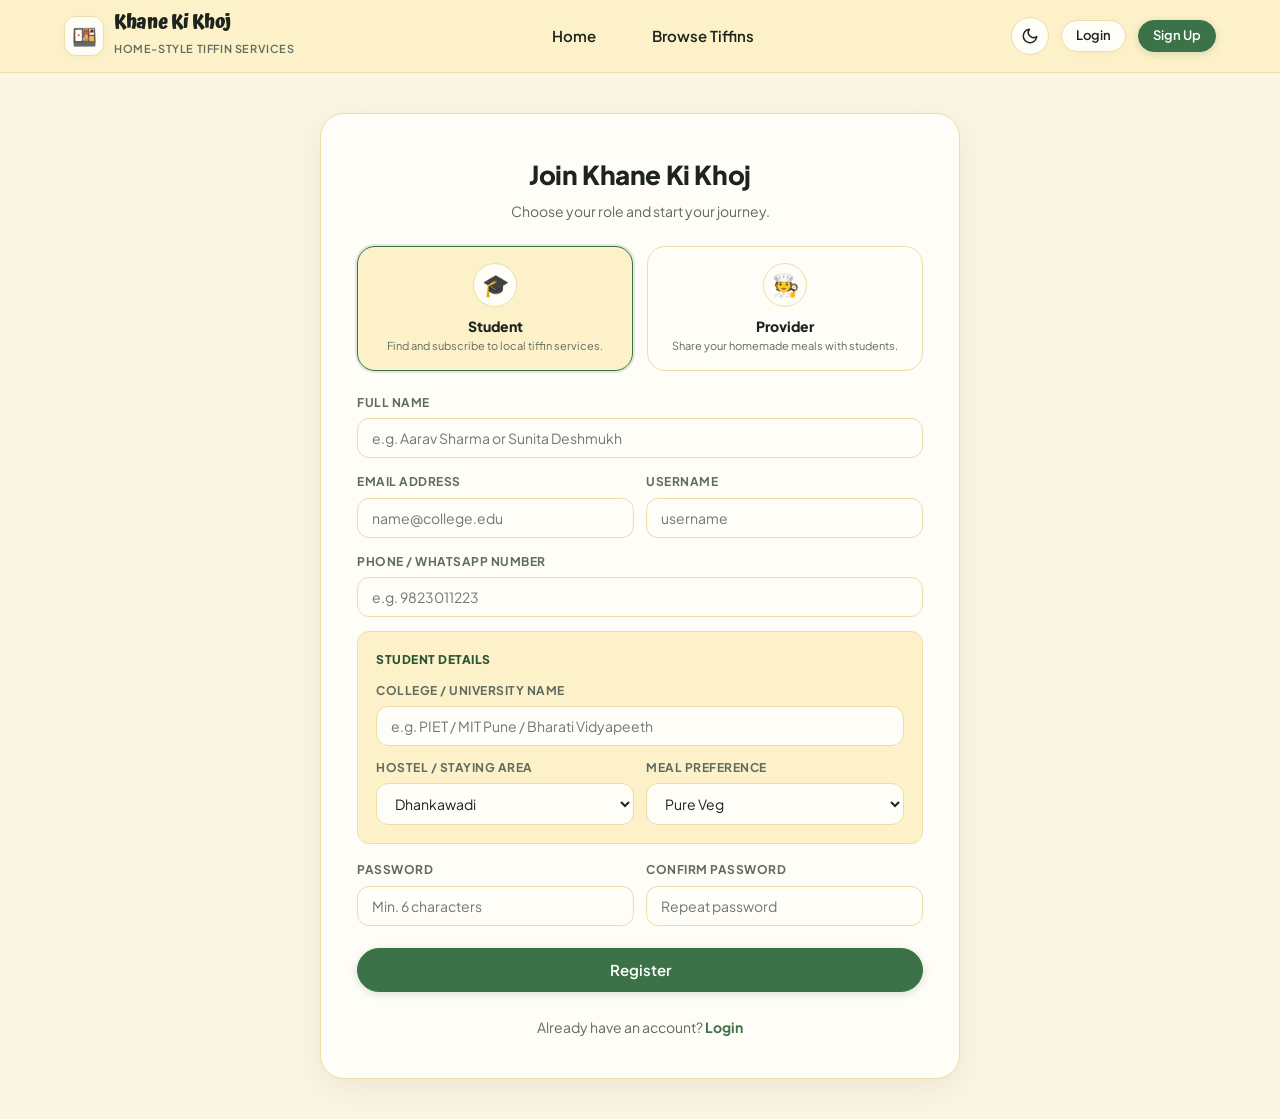
<file: frontend/register.html>
<!DOCTYPE html>
<html lang="en">
<head>
  <meta charset="UTF-8">
  <meta name="viewport" content="width=device-width, initial-scale=1.0">
  <title>Sign Up | Khane Ki Khoj</title>
  <script src="js/theme.js"></script>
    <link rel="stylesheet" href="css/style.css">
  <link rel="stylesheet" href="css/dashboard.css">
  <link rel="stylesheet" href="css/responsive.css">
  <style>
    .reg-card {
      width: 100%;
      max-width: 640px;
      background: var(--bg-surface);
      border: 1px solid var(--border-warm);
      border-radius: var(--radius-lg);
      padding: 40px 36px;
      box-shadow: var(--shadow-lg);
    }
  </style>
</head>
<body>

  <!-- Navigation Bar -->
  <header class="navbar">
    <div class="container nav-container">
      <a href="index.html" class="brand">
        <div class="brand-icon-box">🍱</div>
        <div class="brand-text">
          <h1>Khane Ki Khoj</h1>
          <span>Home-Style Tiffin Services</span>
        </div>
      </a>
      <ul class="nav-links">
        <li><a href="index.html">Home</a></li>
        <li><a href="student-dashboard.html">Browse Tiffins</a></li>
      </ul>
      <div class="nav-actions" id="nav-actions">
        <a href="login.html" class="btn btn-secondary btn-sm">Login</a>
      </div>
    </div>
  </header>

  <!-- Register Main -->
  <main class="auth-page-wrapper">
    <div class="reg-card">
      <div class="auth-header" style="text-align: center; margin-bottom: 24px;">
        <h2>Join Khane Ki Khoj</h2>
        <p>Choose your role and start your journey.</p>
      </div>

      <!-- Role Selection Cards from Figma Reference -->
      <div class="role-cards-container">
        <!-- Student Option -->
        <label class="role-card-option selected" id="label-student">
          <input type="radio" name="role" id="role-student" value="student" checked>
          <div class="role-card-avatar">🎓</div>
          <div class="role-card-title">Student</div>
          <div class="role-card-desc">Find and subscribe to local tiffin services.</div>
        </label>

        <!-- Provider Option -->
        <label class="role-card-option" id="label-provider">
          <input type="radio" name="role" id="role-provider" value="provider">
          <div class="role-card-avatar">🧑‍🍳</div>
          <div class="role-card-title">Provider</div>
          <div class="role-card-desc">Share your homemade meals with students.</div>
        </label>
      </div>

      <div id="register-error-alert" class="toast toast-error" style="display:none; position:static; animation:none; min-width:auto; margin-bottom:18px;"></div>

      <form id="register-form">
        <div class="filter-group" style="margin-bottom: 14px;">
          <label for="reg-name">Full Name</label>
          <input type="text" id="reg-name" class="form-control" placeholder="e.g. Aarav Sharma or Sunita Deshmukh" required>
        </div>

        <div style="display: grid; grid-template-columns: 1fr 1fr; gap: 12px; margin-bottom: 14px;">
          <div class="filter-group">
            <label for="reg-email">Email Address</label>
            <input type="email" id="reg-email" class="form-control" placeholder="name@college.edu" required>
          </div>
          <div class="filter-group">
            <label for="reg-username">Username</label>
            <input type="text" id="reg-username" class="form-control" placeholder="username" required>
          </div>
        </div>

        <div class="filter-group" style="margin-bottom: 14px;">
          <label for="reg-phone">Phone / WhatsApp Number</label>
          <input type="tel" id="reg-phone" class="form-control" placeholder="e.g. 9823011223" required>
        </div>

        <!-- Dynamic Student Fields -->
        <div id="student-fields" style="background: var(--bg-subtle); padding: 18px; border-radius: var(--radius-sm); border: 1px solid var(--border-warm); margin-bottom: 16px;">
          <h4 style="font-size: 12px; color: var(--accent-green-dark); text-transform: uppercase; letter-spacing: 0.5px; font-weight: 800; margin-bottom: 12px;">Student Details</h4>
          <div class="filter-group" style="margin-bottom: 12px;">
            <label for="reg-college">College / University Name</label>
            <input type="text" id="reg-college" class="form-control" placeholder="e.g. PIET / MIT Pune / Bharati Vidyapeeth">
          </div>
          <div style="display: grid; grid-template-columns: 1fr 1fr; gap: 12px;">
            <div class="filter-group">
              <label for="reg-area">Hostel / Staying Area</label>
              <select id="reg-area" class="form-control">
                <option value="Dhankawadi">Dhankawadi</option>
                <option value="Sarita Vihar">Sarita Vihar</option>
                <option value="Katraj">Katraj</option>
                <option value="Bibwewadi">Bibwewadi</option>
                <option value="Other Area, Pune">Other Area, Pune</option>
              </select>
            </div>
            <div class="filter-group">
              <label for="reg-preference">Meal Preference</label>
              <select id="reg-preference" class="form-control">
                <option value="veg">Pure Veg</option>
                <option value="both">Veg & Non-Veg</option>
                <option value="jain">Jain Available</option>
              </select>
            </div>
          </div>
        </div>

        <!-- Dynamic Provider Fields -->
        <div id="provider-fields" style="display: none; background: var(--bg-subtle); padding: 18px; border-radius: var(--radius-sm); border: 1px solid var(--border-warm); margin-bottom: 16px;">
          <h4 style="font-size: 12px; color: #9A3412; text-transform: uppercase; letter-spacing: 0.5px; font-weight: 800; margin-bottom: 12px;">Tiffin Service Details</h4>
          <div class="filter-group" style="margin-bottom: 12px;">
            <label for="reg-service-name">Service / Mess Name</label>
            <input type="text" id="reg-service-name" class="form-control" placeholder="e.g. Annapurna Tiffin Services">
          </div>
          <div style="display: grid; grid-template-columns: 1fr 1fr; gap: 12px; margin-bottom: 12px;">
            <div class="filter-group">
              <label for="reg-provider-area">Operating Area (Pune)</label>
              <input type="text" id="reg-provider-area" class="form-control" placeholder="e.g. Dhankawadi, Pune">
            </div>
            <div class="filter-group">
              <label for="reg-food-type">Food Type</label>
              <select id="reg-food-type" class="form-control">
                <option value="Pure Veg">Pure Veg</option>
                <option value="Veg & Non-Veg">Veg & Non-Veg</option>
                <option value="Jain Available">Jain Available</option>
              </select>
            </div>
          </div>
          <div style="display: grid; grid-template-columns: 1fr 1fr; gap: 12px;">
            <div class="filter-group">
              <label for="reg-meal-price">Single Meal (₹)</label>
              <input type="number" id="reg-meal-price" class="form-control" value="80" min="40" max="250">
            </div>
            <div class="filter-group">
              <label for="reg-monthly-price">Monthly Plan (₹)</label>
              <input type="number" id="reg-monthly-price" class="form-control" value="2400" min="1000" max="6000">
            </div>
          </div>
        </div>

        <div style="display: grid; grid-template-columns: 1fr 1fr; gap: 12px; margin-bottom: 22px;">
          <div class="filter-group">
            <label for="reg-password">Password</label>
            <input type="password" id="reg-password" class="form-control" placeholder="Min. 6 characters" required>
          </div>
          <div class="filter-group">
            <label for="reg-confirm-password">Confirm Password</label>
            <input type="password" id="reg-confirm-password" class="form-control" placeholder="Repeat password" required>
          </div>
        </div>

        <button type="submit" class="btn btn-primary" style="width: 100%; padding: 12px; font-size: 15px;">
          Register
        </button>
      </form>

      <div style="text-align: center; margin-top: 24px; font-size: 14px; color: var(--text-muted);">
        Already have an account? <a href="login.html" style="font-weight: 700; color: var(--accent-green);">Login</a>
      </div>
    </div>
  </main>

  <script src="js/api.js"></script>
  <script src="js/auth.js"></script>
  <script>
    // Role selection highlight toggle
    const rStudent = document.getElementById("role-student");
    const rProvider = document.getElementById("role-provider");
    const lblStudent = document.getElementById("label-student");
    const lblProvider = document.getElementById("label-provider");

    function syncRoleUI() {
      if (rStudent.checked) {
        lblStudent.classList.add("selected");
        lblProvider.classList.remove("selected");
      } else {
        lblProvider.classList.add("selected");
        lblStudent.classList.remove("selected");
      }
    }

    rStudent.addEventListener("change", syncRoleUI);
    rProvider.addEventListener("change", syncRoleUI);

    // Preselect role if query param role=provider
    const params = new URLSearchParams(window.location.search);
    if (params.get("role") === "provider") {
      rProvider.checked = true;
      syncRoleUI();
      rProvider.dispatchEvent(new Event("change"));
    }
  </script>
</body>
</html>
</file>
<file: frontend/css/style.css>
/* ==========================================================================
   Khane Ki Khoj - Tiffin Services (CEP Project)
   Design System: Warm Pastel Yellow & Cream Figma-Style Interface
   ========================================================================== */

@import url('https://fonts.googleapis.com/css2?family=Plus+Jakarta+Sans:wght@400;500;600;700;800&display=swap');
@import url('https://fonts.googleapis.com/css2?family=Atma:wght@400;500;600;700&display=swap');

:root {
  /* Warm Pastel Palette inspired by Figma reference */
  --bg-page: #FAF5E4;             /* Primary background: warm cream / pale custard */
  --bg-surface: #FFFDF7;          /* Card surface: clean warm off-white */
  --bg-subtle: #FDF1C9;           /* Secondary surface: soft buttery pale yellow */
  --bg-card-highlight: #FFF8DB;   /* Soft warm highlight */
  --bg-accent-soft: #FDE89C;      /* Deeper pastel yellow accent */
  
  /* Borders */
  --border-warm: #EBDFA8;         /* Subtle warm border */
  --border-subtle: #F3E9C3;       /* Extra delicate border */
  --border-hover: #D8C785;
  
  /* Accent Colors */
  --accent-green: #3B7248;        /* Muted sage / forest green for trust & veg */
  --accent-green-soft: #E3F2E6;   /* Light sage background */
  --accent-green-dark: #2A5634;
  --accent-orange: #D97706;       /* Honey saffron for ratings & special badges */
  --accent-orange-soft: #FEF3C7;
  --accent-red: #C53030;          /* Subtle alert red */
  --accent-red-soft: #FEE2E2;
  
  /* Typography Colors */
  --text-main: #1C241D;           /* Deep charcoal / dark green-black */
  --text-muted: #5E6C5F;          /* Medium sage gray */
  --text-light: #8A988B;          /* Soft placeholder / label text */
  --text-white: #FFFFFF;
  
  /* Border Radius (12px - 24px) */
  --radius-xs: 8px;
  --radius-sm: 12px;
  --radius-md: 18px;
  --radius-lg: 24px;
  --radius-full: 9999px;
  
  /* Soft Figma Shadows */
  --shadow-sm: 0 2px 8px rgba(110, 95, 30, 0.04);
  --shadow-md: 0 4px 20px rgba(110, 95, 30, 0.06);
  --shadow-lg: 0 10px 30px rgba(110, 95, 30, 0.09);
  
  /* Fonts */
  --font-sans: 'Plus Jakarta Sans', -apple-system, BlinkMacSystemFont, 'Segoe UI', Roboto, sans-serif;
  --container-width: 1200px;
}

/* ================= Dark Theme Palette ================= */
[data-theme="dark"] {
  /* Warm Charcoal / Earthy Dark Palette */
  --bg-page: #171914;             /* Deep warm charcoal / brown-black */
  --bg-surface: #22251F;          /* Cards & surface: slightly lighter warm charcoal */
  --bg-subtle: #2A2D24;           /* Secondary surfaces / header / footer */
  --bg-card-highlight: #303326;   /* Subtle warm highlight */
  --bg-accent-soft: #423F26;      /* Muted warm mustard/yellow accent */

  /* Borders */
  --border-warm: #444638;         /* Subtle dark olive/beige border */
  --border-subtle: #33362B;       /* Extra delicate border */
  --border-hover: #626448;        /* Hover border */

  /* Accent Colors */
  --accent-green: #4E9B5F;        /* Muted forest green, adjusted for dark background */
  --accent-green-soft: #1E3324;   /* Deep sage green tint */
  --accent-green-dark: #62B875;   /* Brighter green for hover states */
  --accent-orange: #F59E0B;       /* Warm honey amber */
  --accent-orange-soft: #382B14;  /* Deep amber tint */
  --accent-red: #EF4444;          /* Warm alert red */
  --accent-red-soft: #381A1A;     /* Deep alert tint */

  /* Typography Colors */
  --text-main: #F7F3E7;           /* Warm off-white */
  --text-muted: #B8B8AA;          /* Muted warm gray/sage */
  --text-light: #858679;          /* Soft placeholder / label text */
  --text-white: #FFFFFF;

  /* Shadows for dark mode (ambient depth) */
  --shadow-sm: 0 2px 8px rgba(0, 0, 0, 0.3);
  --shadow-md: 0 4px 20px rgba(0, 0, 0, 0.4);
  --shadow-lg: 0 10px 30px rgba(0, 0, 0, 0.55);
}

/* ================= Smooth Theme Transition ================= */
body,
.navbar,
.card,
.feature-card,
.provider-card,
.how-card,
.stat-card,
.data-table,
.filter-bar,
.modal-box,
.auth-split-card,
.chat-container,
.chat-sidebar,
.chat-main,
.chat-input-bar,
.footer,
.btn,
.theme-toggle-btn,
.notification-bell-btn,
.notifications-dropdown,
.form-control,
input,
select,
textarea {
  transition: background-color 0.25s ease, border-color 0.25s ease, color 0.25s ease, box-shadow 0.25s ease;
}

/* ================= Reset & Base ================= */
* {
  margin: 0;
  padding: 0;
  box-sizing: border-box;
}

body {
  font-family: var(--font-sans);
  background-color: var(--bg-page);
  color: var(--text-main);
  line-height: 1.6;
  min-height: 100vh;
  display: flex;
  flex-direction: column;
  -webkit-font-smoothing: antialiased;
}

a {
  color: var(--text-main);
  text-decoration: none;
  transition: all 0.2s ease;
}

a:hover {
  color: var(--accent-green);
}

img {
  max-width: 100%;
  height: auto;
  display: block;
}

.container {
  width: 100%;
  max-width: var(--container-width);
  margin: 0 auto;
  padding: 0 24px;
}

/* ================= Navbar ================= */
.navbar {
  background-color: var(--bg-subtle);
  border-bottom: 1px solid var(--border-warm);
  position: sticky;
  top: 0;
  z-index: 1000;
  backdrop-filter: blur(8px);
}

.navbar .nav-container {
  display: flex;
  align-items: center;
  justify-content: space-between;
  height: 72px;
}

.brand {
  display: flex;
  align-items: center;
  gap: 10px;
  text-decoration: none;
}

.brand-icon-box {
  width: 40px;
  height: 40px;
  background: var(--bg-surface);
  border: 1px solid var(--border-warm);
  border-radius: var(--radius-sm);
  display: flex;
  align-items: center;
  justify-content: center;
  font-size: 20px;
  box-shadow: var(--shadow-sm);
}

.brand-text h1 {
  font-family: 'Atma', sans-serif;
  font-size: 19px;
  font-weight: 800;
  color: var(--text-main);
  line-height: 1.1;
  letter-spacing: -0.3px;
}

.brand-text span {
  font-size: 11px;
  font-weight: 600;
  color: var(--text-muted);
  text-transform: uppercase;
  letter-spacing: 0.6px;
}

.nav-links {
  display: flex;
  align-items: center;
  gap: 28px;
  list-style: none;
}

.nav-links a {
  color: var(--text-main);
  font-weight: 600;
  font-size: 15px;
  padding: 6px 14px;
  border-radius: var(--radius-full);
  transition: all 0.2s ease;
}

.nav-links a:hover,
.nav-links a.active {
  background-color: var(--bg-surface);
  color: var(--accent-green);
  box-shadow: var(--shadow-sm);
}

.nav-actions {
  display: flex;
  align-items: center;
  gap: 12px;
}

/* ================= Buttons ================= */
.btn {
  display: inline-flex;
  align-items: center;
  justify-content: center;
  gap: 8px;
  padding: 10px 20px;
  font-size: 14px;
  font-weight: 600;
  border-radius: var(--radius-full);
  border: 1px solid transparent;
  cursor: pointer;
  transition: all 0.2s ease;
  font-family: inherit;
  text-decoration: none;
  line-height: 1.2;
}

.btn-primary {
  background-color: var(--accent-green);
  color: var(--text-white);
  border-color: var(--accent-green);
  box-shadow: 0 2px 8px rgba(59, 114, 72, 0.2);
}

.btn-primary:hover {
  background-color: var(--accent-green-dark);
  border-color: var(--accent-green-dark);
  color: var(--text-white);
  transform: translateY(-1px);
}

.btn-secondary {
  background-color: var(--bg-surface);
  color: var(--text-main);
  border-color: var(--border-warm);
  box-shadow: var(--shadow-sm);
}

.btn-secondary:hover {
  background-color: var(--bg-subtle);
  border-color: var(--border-hover);
  transform: translateY(-1px);
}

.btn-outline {
  background-color: transparent;
  color: var(--text-main);
  border-color: var(--border-warm);
}

.btn-outline:hover {
  background-color: var(--bg-surface);
  border-color: var(--text-main);
}

.btn-pastel-green {
  background-color: var(--accent-green-soft);
  color: var(--accent-green-dark);
  border-color: rgba(59, 114, 72, 0.2);
}

.btn-pastel-green:hover {
  background-color: #D3E8D8;
}

.btn-sm {
  padding: 7px 14px;
  font-size: 13px;
}

.btn-lg {
  padding: 13px 28px;
  font-size: 15px;
}

.btn-danger {
  background-color: var(--accent-red-soft);
  color: var(--accent-red);
  border-color: rgba(197, 48, 48, 0.2);
}

.btn-danger:hover {
  background-color: #FCD5D5;
}

/* ================= Badges & Tags ================= */
.badge {
  display: inline-flex;
  align-items: center;
  gap: 5px;
  padding: 4px 10px;
  font-size: 12px;
  font-weight: 600;
  border-radius: var(--radius-full);
  line-height: 1.2;
}

.badge-veg {
  background-color: var(--accent-green-soft);
  color: var(--accent-green-dark);
  border: 1px solid rgba(59, 114, 72, 0.2);
}

.badge-nonveg {
  background-color: #FEE2E2;
  color: #B91C1C;
  border: 1px solid rgba(185, 28, 28, 0.2);
}

.badge-rating {
  background-color: var(--accent-orange-soft);
  color: #92400E;
  border: 1px solid rgba(217, 119, 6, 0.25);
  font-weight: 700;
}

.badge-pill-soft {
  background-color: var(--bg-subtle);
  color: var(--text-main);
  border: 1px solid var(--border-warm);
}

.badge-avail-online {
  background-color: #E2F2E4;
  color: #23612E;
  border: 1px solid #C4E3C8;
}

.badge-avail-offline {
  background-color: #FEE2E2;
  color: #991B1B;
  border: 1px solid #FECACA;
}

/* ================= Hero Section ================= */
.hero-section {
  padding: 56px 0 40px;
}

.hero-grid {
  display: grid;
  grid-template-columns: 1.15fr 0.85fr;
  gap: 48px;
  align-items: center;
}

.hero-tag {
  display: inline-flex;
  align-items: center;
  gap: 6px;
  padding: 5px 14px;
  background-color: var(--bg-subtle);
  border: 1px solid var(--border-warm);
  border-radius: var(--radius-full);
  font-size: 12px;
  font-weight: 700;
  text-transform: uppercase;
  letter-spacing: 0.8px;
  color: var(--accent-green-dark);
  margin-bottom: 18px;
}

.hero-title {
  font-size: 46px;
  font-weight: 800;
  line-height: 1.18;
  letter-spacing: -1px;
  color: var(--text-main);
  margin-bottom: 18px;
}

.hero-title span {
  color: var(--accent-green);
  position: relative;
}

.hero-subtitle {
  font-size: 16px;
  color: var(--text-muted);
  line-height: 1.65;
  margin-bottom: 28px;
  max-width: 540px;
}

.hero-btn-group {
  display: flex;
  gap: 14px;
  flex-wrap: wrap;
  align-items: center;
}

.hero-image-wrapper {
  position: relative;
}

.hero-image-container {
  width: 100%;
  aspect-ratio: 1 / 1;
  border-radius: 50%;
  overflow: hidden;
  border: 6px solid var(--bg-surface);
  box-shadow: 0 16px 40px rgba(110, 95, 30, 0.12);
  background: var(--bg-subtle);
  position: relative;
}

.hero-image-container img {
  width: 100%;
  height: 100%;
  object-fit: cover;
}

/* Floating badge on hero */
.floating-badge {
  position: absolute;
  top: 14px;
  right: 10px;
  background: var(--bg-surface);
  border: 1px solid var(--border-warm);
  border-radius: var(--radius-md);
  padding: 10px 16px;
  display: flex;
  align-items: center;
  gap: 10px;
  box-shadow: var(--shadow-md);
  z-index: 2;
  animation: floatSubtle 4s ease-in-out infinite;
}

.floating-badge-icon {
  font-size: 22px;
}

.floating-badge-text strong {
  display: block;
  font-size: 14px;
  color: var(--text-main);
  line-height: 1.2;
}

.floating-badge-text span {
  font-size: 11px;
  color: var(--text-muted);
  font-weight: 500;
}

@keyframes floatSubtle {
  0%, 100% { transform: translateY(0); }
  50% { transform: translateY(-6px); }
}

/* ================= Feature Cards ("Why Khane Ki Khoj?") ================= */
.section {
  padding: 56px 0;
}

.section-header {
  text-align: center;
  margin-bottom: 36px;
}

.section-title {
  font-size: 28px;
  font-weight: 800;
  letter-spacing: -0.5px;
  color: var(--text-main);
  margin-bottom: 8px;
}

.section-subtitle {
  font-size: 15px;
  color: var(--text-muted);
  max-width: 600px;
  margin: 0 auto;
}

.features-grid-4 {
  display: grid;
  grid-template-columns: repeat(4, 1fr);
  gap: 20px;
}

.feature-pill-card {
  background-color: var(--bg-subtle);
  border: 1px solid var(--border-warm);
  border-radius: var(--radius-md);
  padding: 24px 20px;
  transition: all 0.25s ease;
  display: flex;
  flex-direction: column;
}

.feature-pill-card:hover {
  background-color: var(--bg-surface);
  transform: translateY(-3px);
  box-shadow: var(--shadow-md);
  border-color: var(--border-hover);
}

.feature-pill-icon {
  width: 44px;
  height: 44px;
  background-color: var(--bg-surface);
  border: 1px solid var(--border-warm);
  border-radius: var(--radius-sm);
  display: flex;
  align-items: center;
  justify-content: center;
  font-size: 22px;
  margin-bottom: 14px;
}

.feature-pill-title {
  font-size: 16px;
  font-weight: 700;
  color: var(--text-main);
  margin-bottom: 6px;
}

.feature-pill-desc {
  font-size: 13px;
  color: var(--text-muted);
  line-height: 1.5;
}

/* ================= Provider Cards Grid ================= */
.providers-grid {
  display: grid;
  grid-template-columns: repeat(auto-fill, minmax(280px, 1fr));
  gap: 24px;
}

.provider-card {
  background-color: var(--bg-surface);
  border: 1px solid var(--border-warm);
  border-radius: var(--radius-md);
  overflow: hidden;
  box-shadow: var(--shadow-sm);
  transition: all 0.25s ease;
  display: flex;
  flex-direction: column;
}

.provider-card:hover {
  transform: translateY(-4px);
  box-shadow: var(--shadow-md);
  border-color: var(--border-hover);
}

.provider-card-img-wrap {
  position: relative;
  height: 165px;
  overflow: hidden;
  background-color: var(--bg-subtle);
}

.provider-card-img {
  width: 100%;
  height: 100%;
  object-fit: cover;
  transition: transform 0.35s ease;
}

.provider-card:hover .provider-card-img {
  transform: scale(1.04);
}

.provider-status-badge {
  position: absolute;
  top: 10px;
  left: 10px;
  padding: 4px 10px;
  font-size: 11px;
  font-weight: 700;
  border-radius: var(--radius-full);
  box-shadow: 0 2px 6px rgba(0,0,0,0.1);
  display: flex;
  align-items: center;
  gap: 4px;
}

.status-available {
  background-color: #E2F2E4;
  color: #23612E;
  border: 1px solid #C4E3C8;
}

.status-unavailable {
  background-color: #FEE2E2;
  color: #991B1B;
  border: 1px solid #FECACA;
}

.provider-hygiene-tag {
  position: absolute;
  bottom: 10px;
  left: 10px;
  background: rgba(255, 255, 255, 0.94);
  backdrop-filter: blur(4px);
  color: var(--accent-green-dark);
  border: 1px solid rgba(59, 114, 72, 0.25);
  padding: 3px 8px;
  border-radius: var(--radius-full);
  font-size: 11px;
  font-weight: 700;
  display: flex;
  align-items: center;
  gap: 4px;
}

.provider-card-body {
  padding: 16px;
  display: flex;
  flex-direction: column;
  flex-grow: 1;
}

.provider-card-title {
  font-size: 17px;
  font-weight: 700;
  color: var(--text-main);
  line-height: 1.25;
}

.provider-card-area {
  font-size: 13px;
  color: var(--text-muted);
  margin-top: 3px;
  display: flex;
  align-items: center;
  gap: 4px;
}

.provider-card-badges {
  display: flex;
  flex-wrap: wrap;
  gap: 6px;
  margin: 10px 0;
}

.provider-card-footer {
  margin-top: auto;
  padding-top: 12px;
  border-top: 1px solid var(--border-subtle);
  display: flex;
  align-items: center;
  justify-content: space-between;
  gap: 8px;
}

.price-tag {
  font-size: 13px;
  color: var(--text-muted);
}

.price-tag strong {
  font-size: 16px;
  color: var(--text-main);
  font-weight: 800;
}

.provider-leave-alert-box {
  background-color: #FFF1F2;
  border: 1px solid #FECDD3;
  color: #9F1239;
  padding: 8px 10px;
  border-radius: var(--radius-xs);
  font-size: 12px;
  margin-bottom: 10px;
}

/* ================= How It Works ================= */
.how-it-works-grid {
  display: grid;
  grid-template-columns: repeat(3, 1fr);
  gap: 24px;
}

.step-card {
  background-color: var(--bg-surface);
  border: 1px solid var(--border-warm);
  border-radius: var(--radius-md);
  padding: 28px 24px;
  position: relative;
  box-shadow: var(--shadow-sm);
  transition: all 0.2s ease;
}

.step-card:hover {
  transform: translateY(-2px);
  box-shadow: var(--shadow-md);
}

.step-number {
  font-size: 13px;
  font-weight: 800;
  color: var(--accent-green);
  background-color: var(--accent-green-soft);
  width: 32px;
  height: 32px;
  border-radius: var(--radius-full);
  display: inline-flex;
  align-items: center;
  justify-content: center;
  margin-bottom: 14px;
}

.step-title {
  font-size: 18px;
  font-weight: 800;
  color: var(--text-main);
  margin-bottom: 8px;
}

.step-desc {
  font-size: 14px;
  color: var(--text-muted);
  line-height: 1.55;
}

/* ================= Bottom CTA Banner ================= */
.cta-banner-wrapper {
  background: var(--bg-subtle);
  border: 1px solid var(--border-warm);
  border-radius: var(--radius-lg);
  padding: 40px 48px;
  display: grid;
  grid-template-columns: 1fr 1.2fr;
  align-items: center;
  gap: 36px;
  position: relative;
  overflow: hidden;
  box-shadow: var(--shadow-sm);
}

.cta-banner-image {
  width: 100%;
  height: 200px;
  border-radius: var(--radius-md);
  object-fit: cover;
  border: 3px solid var(--bg-surface);
  box-shadow: var(--shadow-md);
}

.cta-banner-content h2 {
  font-size: 30px;
  font-weight: 800;
  color: var(--text-main);
  line-height: 1.2;
  margin-bottom: 12px;
}

.cta-banner-content p {
  font-size: 15px;
  color: var(--text-muted);
  margin-bottom: 22px;
  max-width: 480px;
}

/* ================= Footer ================= */
.footer {
  margin-top: auto;
  background-color: var(--bg-subtle);
  border-top: 1px solid var(--border-warm);
  padding: 48px 0 24px;
}

.footer-content {
  display: grid;
  grid-template-columns: 2fr 1fr 1fr;
  gap: 40px;
  margin-bottom: 36px;
}

.footer-brand h2 {
  font-size: 20px;
  font-weight: 800;
  color: var(--text-main);
  margin-bottom: 8px;
}

.footer-brand p {
  font-size: 14px;
  color: var(--text-muted);
  line-height: 1.6;
  max-width: 400px;
}

.footer-links h4 {
  font-size: 14px;
  font-weight: 700;
  text-transform: uppercase;
  letter-spacing: 0.6px;
  color: var(--text-main);
  margin-bottom: 14px;
}

.footer-links ul {
  list-style: none;
}

.footer-links li {
  margin-bottom: 8px;
}

.footer-links a {
  font-size: 14px;
  color: var(--text-muted);
}

.footer-links a:hover {
  color: var(--accent-green);
}

.footer-bottom {
  padding-top: 20px;
  border-top: 1px solid var(--border-warm);
  text-align: center;
  font-size: 13px;
  color: var(--text-muted);
}

/* ================= Notifications Dropdown ================= */
.notification-bell-btn {
  background: var(--bg-surface);
  border: 1px solid var(--border-warm);
  width: 38px;
  height: 38px;
  border-radius: var(--radius-full);
  display: flex;
  align-items: center;
  justify-content: center;
  cursor: pointer;
  position: relative;
  font-size: 16px;
  transition: all 0.2s ease;
}

.notification-bell-btn:hover {
  background: #FFFDF5;
  border-color: var(--border-hover);
}

.notification-badge {
  position: absolute;
  top: -4px;
  right: -4px;
  background: var(--accent-red);
  color: #fff;
  font-size: 10px;
  font-weight: 800;
  width: 18px;
  height: 18px;
  border-radius: var(--radius-full);
  display: flex;
  align-items: center;
  justify-content: center;
  border: 2px solid var(--bg-subtle);
}

.notifications-dropdown {
  position: absolute;
  top: calc(100% + 12px);
  right: 0;
  width: 340px;
  background: var(--bg-surface);
  border: 1px solid var(--border-warm);
  border-radius: var(--radius-md);
  box-shadow: var(--shadow-lg);
  display: none;
  z-index: 1100;
  overflow: hidden;
}

.notifications-dropdown.active {
  display: block;
  animation: fadeInDown 0.2s ease;
}

@keyframes fadeInDown {
  from { opacity: 0; transform: translateY(-8px); }
  to { opacity: 1; transform: translateY(0); }
}

.notif-header {
  padding: 12px 16px;
  border-bottom: 1px solid var(--border-subtle);
  background: var(--bg-subtle);
  display: flex;
  justify-content: space-between;
  align-items: center;
  font-weight: 700;
  font-size: 13px;
}

.notif-item {
  padding: 12px 16px;
  border-bottom: 1px solid var(--border-subtle);
  font-size: 13px;
  transition: background 0.15s ease;
}

.notif-item:hover {
  background: var(--bg-card-highlight);
}

.notif-item.unread {
  background: #FFF9E6;
  border-left: 3px solid var(--accent-green);
}

.notif-title {
  font-weight: 700;
  color: var(--text-main);
  margin-bottom: 2px;
}

.notif-time {
  font-size: 11px;
  color: var(--text-light);
  margin-top: 4px;
}

/* ================= Toast Messages ================= */
#toast-container {
  position: fixed;
  bottom: 24px;
  right: 24px;
  z-index: 9999;
  display: flex;
  flex-direction: column;
  gap: 10px;
}

.toast {
  background: var(--bg-surface);
  color: var(--text-main);
  padding: 12px 18px;
  border-radius: var(--radius-md);
  border: 1px solid var(--border-warm);
  box-shadow: var(--shadow-lg);
  font-size: 14px;
  font-weight: 500;
  display: flex;
  align-items: center;
  gap: 12px;
  max-width: 380px;
  animation: slideUp 0.3s ease;
}

.toast-success {
  border-left: 4px solid var(--accent-green);
}

.toast-error {
  border-left: 4px solid var(--accent-red);
}

.toast-info {
  border-left: 4px solid var(--accent-orange);
}

@keyframes slideUp {
  from { transform: translateY(10px); opacity: 0; }
  to { transform: translateY(0); opacity: 1; }
}

/* User pill in navbar */
.user-nav-pill {
  display: flex;
  align-items: center;
  gap: 8px;
  padding: 4px 12px 4px 6px;
  background: var(--bg-surface);
  border: 1px solid var(--border-warm);
  border-radius: var(--radius-full);
  font-size: 13px;
  font-weight: 600;
  color: var(--text-main);
  box-shadow: var(--shadow-sm);
  text-decoration: none;
}

.user-nav-avatar {
  width: 28px;
  height: 28px;
  border-radius: 50%;
  background: var(--accent-green-soft);
  color: var(--accent-green-dark);
  display: flex;
  align-items: center;
  justify-content: center;
  font-size: 13px;
  font-weight: 700;
}

/* ================= Theme Toggle Button ================= */
.theme-toggle-btn {
  background: var(--bg-surface);
  border: 1px solid var(--border-warm);
  width: 38px;
  height: 38px;
  border-radius: var(--radius-full);
  display: inline-flex;
  align-items: center;
  justify-content: center;
  cursor: pointer;
  color: var(--text-main);
  transition: all 0.2s ease;
  padding: 0;
  outline: none;
  flex-shrink: 0;
}

.theme-toggle-btn:hover {
  background: var(--bg-subtle);
  border-color: var(--border-hover);
  color: var(--accent-orange);
  transform: translateY(-1px);
}

.theme-toggle-btn:focus-visible {
  outline: 2px solid var(--accent-green);
  outline-offset: 2px;
}

.theme-toggle-btn svg {
  display: block;
  pointer-events: none;
}

/* ================= Dark Theme Overrides (Style Components) ================= */
[data-theme="dark"] .badge-veg {
  background-color: #17331E;
  color: #6FCF82;
  border-color: #2D5A36;
}

[data-theme="dark"] .badge-nonveg {
  background-color: #381919;
  color: #F87171;
  border-color: #5C2525;
}

[data-theme="dark"] .badge-special {
  background-color: var(--accent-orange-soft);
  color: var(--accent-orange);
  border-color: #59471E;
}

[data-theme="dark"] .notifications-dropdown {
  background: var(--bg-surface);
  border-color: var(--border-warm);
  box-shadow: 0 10px 30px rgba(0, 0, 0, 0.6);
}

[data-theme="dark"] .notif-item.unread {
  background: #272B20;
  border-left-color: var(--accent-green);
}

[data-theme="dark"] .notif-item:hover {
  background: var(--bg-card-highlight);
}

[data-theme="dark"] .notification-bell-btn:hover {
  background: var(--bg-subtle);
}

[data-theme="dark"] .btn-secondary:hover {
  background-color: var(--bg-subtle);
  border-color: var(--border-hover);
}

[data-theme="dark"] .btn-outline {
  color: var(--text-main);
  border-color: var(--border-warm);
}

[data-theme="dark"] .btn-outline:hover {
  background-color: var(--bg-subtle);
  border-color: var(--border-hover);
}

[data-theme="dark"] .user-nav-pill {
  background-color: var(--bg-surface);
  border-color: var(--border-warm);
  color: var(--text-main);
}

[data-theme="dark"] .user-nav-pill:hover {
  background-color: var(--bg-subtle);
}

[data-theme="dark"] .toast {
  background-color: var(--bg-surface);
  color: var(--text-main);
  border-color: var(--border-warm);
  box-shadow: 0 10px 30px rgba(0, 0, 0, 0.6);
}
</file>
<file: frontend/css/dashboard.css>
/* ==========================================================================
   Khane Ki Khoj - Tiffin Services
   Dashboard, Auth, Chat & Component Stylesheet (Pastel Yellow / Cream Theme)
   ========================================================================== */

/* ================= Global Dashboard Wrapper ================= */
.dashboard-wrapper {
  padding: 36px 0 64px;
}

.dashboard-header {
  margin-bottom: 28px;
}

.dashboard-title h2 {
  font-size: 28px;
  font-weight: 800;
  color: var(--text-main);
  letter-spacing: -0.4px;
}

.dashboard-title p {
  color: var(--text-muted);
  font-size: 15px;
  margin-top: 4px;
}

/* ================= Filter Bar (Student Dashboard) ================= */
.filter-bar {
  background-color: var(--bg-surface);
  border: 1px solid var(--border-warm);
  border-radius: var(--radius-md);
  padding: 20px 24px;
  margin-bottom: 32px;
  box-shadow: var(--shadow-sm);
  display: flex;
  flex-wrap: wrap;
  align-items: flex-end;
  gap: 16px;
}

.filter-group {
  display: flex;
  flex-direction: column;
  gap: 6px;
  flex: 1;
  min-width: 170px;
}

.filter-group label {
  font-size: 12px;
  font-weight: 700;
  color: var(--text-muted);
  text-transform: uppercase;
  letter-spacing: 0.5px;
}

.form-control {
  width: 100%;
  padding: 10px 14px;
  border: 1.5px solid var(--border-warm);
  border-radius: var(--radius-sm);
  font-size: 14px;
  font-family: inherit;
  outline: none;
  background-color: var(--bg-surface);
  color: var(--text-main);
  transition: all 0.2s ease;
}

.form-control:focus {
  border-color: var(--accent-green);
  box-shadow: 0 0 0 3px rgba(59, 114, 72, 0.12);
  background-color: #FFFFFF;
}

.filter-toggle {
  display: flex;
  align-items: center;
  gap: 8px;
  font-size: 13px;
  font-weight: 600;
  color: var(--text-main);
  cursor: pointer;
  padding: 8px 12px;
  background: var(--bg-subtle);
  border: 1px solid var(--border-warm);
  border-radius: var(--radius-full);
}

.filter-toggle input[type="checkbox"] {
  accent-color: var(--accent-green);
  width: 16px;
  height: 16px;
  cursor: pointer;
}

/* ================= Section Header with Action ================= */
.content-section-header {
  display: flex;
  justify-content: space-between;
  align-items: center;
  margin-bottom: 20px;
}

.content-section-title {
  font-size: 20px;
  font-weight: 800;
  color: var(--text-main);
  letter-spacing: -0.3px;
}

/* ================= Advertisements & Offers Cards ================= */
.ad-banner-card {
  background: var(--bg-subtle);
  border: 1px solid var(--border-warm);
  border-radius: var(--radius-md);
  padding: 24px;
  margin-bottom: 32px;
  display: flex;
  justify-content: space-between;
  align-items: center;
  gap: 20px;
  box-shadow: var(--shadow-sm);
}

.ad-banner-info h3 {
  font-size: 18px;
  font-weight: 800;
  color: var(--text-main);
  margin-bottom: 4px;
}

.ad-banner-info p {
  font-size: 14px;
  color: var(--text-muted);
  line-height: 1.5;
}

/* Offers Grid */
.offers-grid {
  display: grid;
  grid-template-columns: repeat(auto-fit, minmax(260px, 1fr));
  gap: 16px;
  margin-bottom: 32px;
}

.offer-card {
  background: var(--bg-subtle);
  border: 1px solid var(--border-warm);
  border-radius: var(--radius-sm);
  padding: 18px 20px;
  display: flex;
  align-items: center;
  gap: 14px;
  box-shadow: var(--shadow-sm);
  transition: all 0.2s ease;
}

.offer-card:hover {
  transform: translateY(-2px);
  box-shadow: var(--shadow-md);
  background: var(--bg-surface);
}

.offer-badge {
  background: #FFF8DB;
  border: 1px solid var(--border-warm);
  color: #92400E;
  font-size: 11px;
  font-weight: 800;
  padding: 4px 8px;
  border-radius: var(--radius-xs);
  text-transform: uppercase;
}

/* ================= Student Active Tiffin & Activity Grid ================= */
.student-extras-grid {
  display: grid;
  grid-template-columns: 1fr 1fr;
  gap: 24px;
  margin-top: 36px;
}

.student-card-box {
  background: var(--bg-surface);
  border: 1px solid var(--border-warm);
  border-radius: var(--radius-md);
  padding: 24px;
  box-shadow: var(--shadow-sm);
}

.student-card-box h3 {
  font-size: 17px;
  font-weight: 800;
  color: var(--text-main);
  margin-bottom: 16px;
  display: flex;
  align-items: center;
  gap: 8px;
}

.active-tiffin-item {
  display: flex;
  align-items: center;
  gap: 16px;
  background: var(--bg-subtle);
  border: 1px solid var(--border-warm);
  border-radius: var(--radius-sm);
  padding: 16px;
}

.active-tiffin-icon {
  width: 48px;
  height: 48px;
  background: var(--bg-surface);
  border: 1px solid var(--border-warm);
  border-radius: var(--radius-sm);
  display: flex;
  align-items: center;
  justify-content: center;
  font-size: 24px;
}

.activity-list {
  display: flex;
  flex-direction: column;
  gap: 12px;
}

.activity-item {
  display: flex;
  align-items: flex-start;
  gap: 12px;
  font-size: 13px;
  color: var(--text-muted);
  padding-bottom: 10px;
  border-bottom: 1px solid var(--border-subtle);
}

.activity-item:last-child {
  border-bottom: none;
  padding-bottom: 0;
}

.activity-icon {
  font-size: 16px;
  line-height: 1;
  margin-top: 2px;
}

/* ================= Provider Dashboard Stats ================= */
.stats-grid {
  display: grid;
  grid-template-columns: repeat(auto-fit, minmax(210px, 1fr));
  gap: 18px;
  margin-bottom: 32px;
}

.stat-card {
  background: var(--bg-surface);
  padding: 20px;
  border-radius: var(--radius-md);
  border: 1px solid var(--border-warm);
  box-shadow: var(--shadow-sm);
  display: flex;
  align-items: center;
  gap: 16px;
  transition: all 0.2s ease;
}

.stat-card:hover {
  transform: translateY(-2px);
  box-shadow: var(--shadow-md);
}

.stat-card-icon {
  width: 46px;
  height: 46px;
  border-radius: var(--radius-sm);
  display: flex;
  align-items: center;
  justify-content: center;
  font-size: 22px;
  border: 1px solid var(--border-warm);
  background: var(--bg-subtle);
}

.icon-orange { color: #D97706; }
.icon-green  { color: #2E7D32; }
.icon-blue   { color: #0284C7; }
.icon-amber  { color: #CA8A04; }

.stat-card-info h4 {
  font-size: 11px;
  color: var(--text-muted);
  text-transform: uppercase;
  letter-spacing: 0.6px;
  font-weight: 700;
  margin-bottom: 4px;
}

.stat-card-info .stat-value {
  font-size: 22px;
  font-weight: 800;
  color: var(--text-main);
  line-height: 1.1;
}

/* ================= Availability Banner in Provider Dashboard ================= */
.availability-status-card {
  background: var(--bg-subtle);
  border: 1.5px solid var(--border-warm);
  border-radius: var(--radius-md);
  padding: 20px 24px;
  margin-bottom: 28px;
  display: flex;
  justify-content: space-between;
  align-items: center;
  box-shadow: var(--shadow-sm);
}

.avail-info-left {
  display: flex;
  align-items: center;
  gap: 14px;
}

/* ================= Tabs Navigation ================= */
.dashboard-tabs {
  display: flex;
  gap: 6px;
  border-bottom: 1.5px solid var(--border-warm);
  margin-bottom: 28px;
  overflow-x: auto;
  padding-bottom: 2px;
}

.tab-btn {
  padding: 10px 18px;
  background: transparent;
  border: none;
  font-size: 14px;
  font-weight: 600;
  color: var(--text-muted);
  border-radius: var(--radius-full);
  cursor: pointer;
  transition: all 0.2s ease;
  white-space: nowrap;
  font-family: inherit;
}

.tab-btn:hover {
  background-color: rgba(253, 241, 201, 0.6);
  color: var(--text-main);
}

.tab-btn.active {
  background-color: var(--bg-subtle);
  color: var(--accent-green-dark);
  border: 1px solid var(--border-warm);
  font-weight: 700;
  box-shadow: var(--shadow-sm);
}

.tab-content {
  display: none;
}

.tab-content.active {
  display: block;
  animation: fadeIn 0.2s ease;
}

@keyframes fadeIn {
  from { opacity: 0; }
  to { opacity: 1; }
}

/* ================= Content Boxes ================= */
.content-box {
  background: var(--bg-surface);
  border: 1px solid var(--border-warm);
  border-radius: var(--radius-md);
  padding: 28px;
  box-shadow: var(--shadow-sm);
  margin-bottom: 28px;
}

.content-box-header {
  display: flex;
  justify-content: space-between;
  align-items: center;
  margin-bottom: 24px;
  padding-bottom: 16px;
  border-bottom: 1px solid var(--border-subtle);
}

.content-box-header h3 {
  font-size: 18px;
  font-weight: 800;
  color: var(--text-main);
}

/* ================= Menu Management Cards ================= */
.menu-grid {
  display: grid;
  grid-template-columns: repeat(auto-fill, minmax(240px, 1fr));
  gap: 18px;
}

.menu-card {
  background: var(--bg-subtle);
  border: 1px solid var(--border-warm);
  border-radius: var(--radius-sm);
  padding: 16px;
  display: flex;
  flex-direction: column;
  box-shadow: var(--shadow-sm);
  transition: all 0.2s ease;
}

.menu-card:hover {
  background: var(--bg-surface);
  transform: translateY(-2px);
  box-shadow: var(--shadow-md);
}

.menu-card-header {
  display: flex;
  justify-content: space-between;
  align-items: center;
  margin-bottom: 8px;
}

.menu-card-title {
  font-size: 16px;
  font-weight: 700;
  color: var(--text-main);
  margin-bottom: 4px;
}

.menu-card-price {
  font-size: 17px;
  font-weight: 800;
  color: var(--accent-green-dark);
  margin-bottom: 6px;
}

.menu-card-desc {
  font-size: 13px;
  color: var(--text-muted);
  margin-bottom: 12px;
  line-height: 1.4;
}

.menu-card-actions {
  margin-top: auto;
  padding-top: 10px;
  border-top: 1px solid var(--border-subtle);
  display: flex;
  gap: 8px;
}

/* ================= Hygiene Update Box ================= */
.hygiene-display-box {
  display: grid;
  grid-template-columns: 1fr 1fr;
  gap: 32px;
  align-items: flex-start;
}

.hygiene-preview-img {
  width: 100%;
  height: 240px;
  object-fit: cover;
  border-radius: var(--radius-md);
  border: 1px solid var(--border-warm);
  box-shadow: var(--shadow-sm);
}

/* Trust Badges in Profile */
.trust-badges-row {
  display: flex;
  gap: 14px;
  flex-wrap: wrap;
  margin-top: 24px;
}

.trust-badge-card {
  background: var(--bg-subtle);
  border: 1px solid var(--border-warm);
  border-radius: var(--radius-full);
  padding: 6px 16px;
  font-size: 13px;
  font-weight: 600;
  color: var(--accent-green-dark);
  display: flex;
  align-items: center;
  gap: 6px;
}

/* ================= Data Tables (Customers) ================= */
.data-table {
  width: 100%;
  border-collapse: collapse;
  text-align: left;
}

.data-table th {
  padding: 12px 16px;
  background-color: var(--bg-subtle);
  border-bottom: 1.5px solid var(--border-warm);
  font-size: 12px;
  font-weight: 700;
  text-transform: uppercase;
  color: var(--text-muted);
  letter-spacing: 0.5px;
}

.data-table td {
  padding: 14px 16px;
  border-bottom: 1px solid var(--border-subtle);
  font-size: 14px;
  color: var(--text-main);
}

.data-table tr:hover td {
  background-color: #FFFDF5;
}

/* ================= Chat Interface — Khane Ki Khoj Custom Design ================= */

/* ---- Chat page layout ---- */
.chat-page-wrapper {
  padding: 16px 0 20px;
  flex: 1;
  display: flex;
  flex-direction: column;
  min-height: 0;
}

.chat-container {
  display: grid;
  grid-template-columns: 300px 1fr;
  height: calc(100vh - 72px - 54px - 36px);
  min-height: 480px;
  max-height: 860px;
  border: 1.5px solid #EBDFA8;
  border-radius: 16px;
  overflow: hidden;
  box-shadow: 0 4px 32px rgba(60, 45, 10, 0.10);
}

/* ---- Sidebar ---- */
.chat-sidebar {
  background: #FDF1C9;
  border-right: 1.5px solid #EBDFA8;
  display: flex;
  flex-direction: column;
  min-height: 0;
  height: 100%;
  overflow: hidden;
}

.chat-sidebar-header {
  padding: 18px 20px 16px;
  border-bottom: 1.5px solid #EBDFA8;
  font-size: 15px;
  font-weight: 800;
  color: #1C241D;
  flex-shrink: 0;
  letter-spacing: -0.2px;
  background: linear-gradient(135deg, #FDF1C9 0%, #FAE99B 100%);
}

.chat-conversations-list {
  flex: 1;
  min-height: 0;
  overflow-y: auto;
  overflow-x: hidden;
  padding: 8px 0;
}

/* Scrollbar for sidebar */
.chat-conversations-list::-webkit-scrollbar {
  width: 4px;
}
.chat-conversations-list::-webkit-scrollbar-track {
  background: transparent;
}
.chat-conversations-list::-webkit-scrollbar-thumb {
  background: #D8C97A;
  border-radius: 99px;
}

.chat-conv-item {
  display: flex;
  align-items: center;
  gap: 12px;
  padding: 12px 16px;
  margin: 4px 8px;
  border-radius: 12px;
  border: 1px solid transparent;
  cursor: pointer;
  transition: all 0.18s ease;
}

.chat-conv-item:hover {
  background: rgba(255, 255, 255, 0.75);
  border-color: #EBDFA8;
}

.chat-conv-item.active {
  background: #FFFDF7;
  border: 1.5px solid #D8C97A;
  box-shadow: 0 2px 10px rgba(60, 45, 10, 0.08);
}

/* Avatar: tiffin-box emoji inside warm circle */
.chat-conv-avatar {
  width: 42px;
  height: 42px;
  border-radius: 50%;
  background: linear-gradient(135deg, #E3F2E6 0%, #C6E6CC 100%);
  color: #2E6B3E;
  display: flex;
  align-items: center;
  justify-content: center;
  font-weight: 800;
  font-size: 15px;
  flex-shrink: 0;
  border: 1.5px solid #B8DCBF;
  box-shadow: 0 1px 6px rgba(46, 107, 62, 0.10);
  position: relative;
}

/* Green active dot on avatar */
.chat-conv-item.active .chat-conv-avatar::after {
  content: '';
  position: absolute;
  bottom: 1px;
  right: 1px;
  width: 9px;
  height: 9px;
  background: #3B7248;
  border: 2px solid #FFFDF7;
  border-radius: 50%;
}

.chat-conv-info {
  flex: 1;
  min-width: 0;
}

.chat-conv-name {
  font-size: 13.5px;
  font-weight: 700;
  color: #1C241D;
  white-space: nowrap;
  overflow: hidden;
  text-overflow: ellipsis;
}

.chat-conv-last-msg {
  font-size: 11.5px;
  color: #5E6C5F;
  white-space: nowrap;
  overflow: hidden;
  text-overflow: ellipsis;
  margin-top: 3px;
}

/* ---- Main chat panel ---- */
.chat-main {
  display: flex;
  flex-direction: column;
  min-height: 0;
  height: 100%;
  overflow: hidden;
  background: #FFF8E5;
}

/* ---- Chat header ---- */
.chat-header {
  padding: 14px 24px;
  border-bottom: 1.5px solid #EBDFA8;
  background: #FFFDF7;
  display: flex;
  align-items: center;
  justify-content: space-between;
  flex-shrink: 0;
  box-shadow: 0 1px 6px rgba(60, 45, 10, 0.05);
}

.chat-header-avatar {
  width: 38px;
  height: 38px;
  border-radius: 50%;
  background: linear-gradient(135deg, #E3F2E6 0%, #C6E6CC 100%);
  border: 1.5px solid #B8DCBF;
  display: flex;
  align-items: center;
  justify-content: center;
  font-size: 18px;
  flex-shrink: 0;
  margin-right: 12px;
}

.chat-header-user {
  display: flex;
  align-items: center;
}

.chat-header-user h3 {
  font-size: 15px;
  font-weight: 800;
  color: #1C241D;
  letter-spacing: -0.2px;
}

.chat-header-user span {
  font-size: 11.5px;
  color: #3B7248;
  font-weight: 600;
  display: flex;
  align-items: center;
  gap: 4px;
  margin-top: 2px;
}

.chat-header-user span::before {
  content: '●';
  font-size: 8px;
  color: #3B7248;
}

/* Brand mark in header */
.chat-header-brand {
  font-size: 20px;
  opacity: 0.35;
}

/* ---- Message area with subtle tiffin pattern ---- */
.chat-messages {
  flex: 1;
  min-height: 0;
  padding: 20px 28px;
  overflow-y: auto;
  overflow-x: hidden;
  display: flex;
  flex-direction: column;
  gap: 14px;
  background-color: #FFF8E5;
  /* Subtle tiffin/leaf SVG pattern at very low opacity */
  background-image: url("data:image/svg+xml,%3Csvg xmlns='http://www.w3.org/2000/svg' width='80' height='80' viewBox='0 0 80 80'%3E%3Cg fill='none' stroke='%23C8A826' stroke-width='1' opacity='0.08'%3E%3Cellipse cx='20' cy='18' rx='8' ry='5'/%3E%3Crect x='14' y='20' width='12' height='7' rx='2'/%3E%3Cline x1='20' y1='27' x2='20' y2='31'/%3E%3Cellipse cx='20' cy='31' rx='5' ry='2'/%3E%3Ccircle cx='58' cy='22' r='7'/%3E%3Cpath d='M52 22 Q55 16 58 22 Q61 16 64 22'/%3E%3Cpath d='M42 52 Q44 46 48 50 Q52 44 54 52'/%3E%3Ccircle cx='48' cy='56' r='5'/%3E%3Cpath d='M14 58 Q18 52 22 56 Q26 50 28 58'/%3E%3Cellipse cx='21' cy='60' rx='7' ry='3'/%3E%3C/g%3E%3C/svg%3E");
  background-repeat: repeat;
}

/* Scrollbar for messages */
.chat-messages::-webkit-scrollbar {
  width: 5px;
}
.chat-messages::-webkit-scrollbar-track {
  background: transparent;
}
.chat-messages::-webkit-scrollbar-thumb {
  background: #CEBD6B;
  border-radius: 99px;
}

/* ---- Message bubbles ---- */
.message-bubble {
  max-width: 65%;
  padding: 11px 16px 9px;
  font-size: 14px;
  line-height: 1.5;
  word-break: break-word;
  overflow-wrap: break-word;
  position: relative;
}

/* Incoming: buttery yellow — tiffin-note warmth */
.message-received {
  align-self: flex-start;
  background: #FFF1C7;
  color: #3B3425;
  border: 1px solid #E6CE8A;
  border-radius: 18px 18px 18px 6px;
  box-shadow: 0 1px 6px rgba(60, 45, 10, 0.07);
}

/* Outgoing: golden-beige — slightly richer, still warm */
.message-sent {
  align-self: flex-end;
  background: #F6DFA0;
  color: #3B3425;
  border: 1px solid #DFC47D;
  border-radius: 18px 18px 6px 18px;
  box-shadow: 0 1px 6px rgba(60, 45, 10, 0.09);
}

/* Timestamps */
.message-time {
  font-size: 11px;
  margin-top: 5px;
  display: block;
}

.message-received .message-time {
  color: #8A7A50;
  text-align: left;
}

.message-sent .message-time {
  color: #7A6535;
  text-align: right;
}

/* ---- Input bar ---- */
.chat-input-bar {
  padding: 14px 20px;
  border-top: 1.5px solid #EBDFA8;
  background: #FFFDF7;
  display: flex;
  gap: 10px;
  align-items: center;
  flex-shrink: 0;
}

.chat-input-bar input {
  flex: 1;
  padding: 10px 20px;
  border: 1.5px solid #EBDFA8;
  border-radius: 999px;
  outline: none;
  font-family: inherit;
  font-size: 14px;
  background: #FFF8E5;
  color: #1C241D;
  transition: border-color 0.2s ease, background 0.2s ease;
}

.chat-input-bar input::placeholder {
  color: #9FAD9F;
}

.chat-input-bar input:focus {
  border-color: #3B7248;
  background: #FFFDF7;
  box-shadow: 0 0 0 3px rgba(59, 114, 72, 0.08);
}

/* Send button: compact muted green circle */
.chat-send-btn {
  width: 40px;
  height: 40px;
  border-radius: 50%;
  background: #3B7248;
  border: none;
  cursor: pointer;
  display: flex;
  align-items: center;
  justify-content: center;
  flex-shrink: 0;
  transition: background 0.2s ease, transform 0.15s ease;
  box-shadow: 0 2px 8px rgba(59, 114, 72, 0.25);
  padding: 0;
}

.chat-send-btn:hover:not(:disabled) {
  background: #2E5A39;
  transform: scale(1.06);
}

.chat-send-btn:disabled {
  background: #A8BFAC;
  cursor: not-allowed;
  box-shadow: none;
  transform: none;
}

.chat-send-btn svg {
  width: 17px;
  height: 17px;
  fill: #FFFFFF;
  display: block;
}

/* ---- Footer ---- */
.chat-footer {
  padding: 10px 0;
  margin-top: auto;
  flex-shrink: 0;
}

.chat-footer .footer-bottom {
  padding-top: 0;
  border-top: none;
}

/* ================= Auth Two-Column Layout ================= */
.auth-page-wrapper {
  min-height: calc(100vh - 72px);
  display: flex;
  align-items: center;
  justify-content: center;
  padding: 40px 20px;
}

.auth-split-card {
  width: 100%;
  max-width: 920px;
  background: var(--bg-surface);
  border: 1px solid var(--border-warm);
  border-radius: var(--radius-lg);
  box-shadow: var(--shadow-lg);
  display: grid;
  grid-template-columns: 1fr 1.15fr;
  overflow: hidden;
}

.auth-split-image {
  position: relative;
  background-color: var(--bg-subtle);
  min-height: 480px;
}

.auth-split-image img {
  width: 100%;
  height: 100%;
  object-fit: cover;
}

.auth-image-overlay {
  position: absolute;
  inset: 0;
  background: linear-gradient(180deg, rgba(0,0,0,0.1) 0%, rgba(0,0,0,0.65) 100%);
  display: flex;
  flex-direction: column;
  justify-content: flex-end;
  padding: 36px 30px;
  color: #FFFFFF;
}

.auth-image-quote {
  font-size: 26px;
  font-weight: 800;
  line-height: 1.25;
  margin-bottom: 6px;
  font-style: italic;
  text-shadow: 0 2px 8px rgba(0,0,0,0.4);
}

.auth-image-sub {
  font-size: 13px;
  opacity: 0.9;
  font-weight: 500;
}

.auth-form-column {
  padding: 44px 38px;
  display: flex;
  flex-direction: column;
  justify-content: center;
}

.auth-header {
  margin-bottom: 24px;
}

.auth-header h2 {
  font-size: 26px;
  font-weight: 800;
  color: var(--text-main);
  letter-spacing: -0.4px;
}

.auth-header p {
  font-size: 14px;
  color: var(--text-muted);
  margin-top: 4px;
}

.demo-credentials-box {
  background: #FFFDF5;
  border: 1px dashed var(--border-hover);
  border-radius: var(--radius-sm);
  padding: 12px 14px;
  margin-bottom: 20px;
  font-size: 12px;
}

.demo-btn-group {
  display: flex;
  gap: 8px;
  margin-top: 6px;
}

/* Role Selector Cards in Registration */
.role-cards-container {
  display: grid;
  grid-template-columns: 1fr 1fr;
  gap: 14px;
  margin-bottom: 22px;
}

.role-card-option {
  border: 1.5px solid var(--border-warm);
  border-radius: var(--radius-md);
  padding: 16px 14px;
  text-align: center;
  cursor: pointer;
  background-color: var(--bg-surface);
  transition: all 0.2s ease;
  display: flex;
  flex-direction: column;
  align-items: center;
}

.role-card-option input[type="radio"] {
  display: none;
}

.role-card-option:hover {
  border-color: var(--border-hover);
  background-color: #FFFDF5;
}

.role-card-option.selected {
  border-color: var(--accent-green);
  background-color: var(--bg-subtle);
  box-shadow: 0 0 0 2px rgba(59, 114, 72, 0.15);
}

.role-card-avatar {
  width: 44px;
  height: 44px;
  border-radius: 50%;
  background: var(--bg-surface);
  border: 1px solid var(--border-warm);
  display: flex;
  align-items: center;
  justify-content: center;
  font-size: 22px;
  margin-bottom: 8px;
}

.role-card-title {
  font-size: 14px;
  font-weight: 800;
  color: var(--text-main);
  margin-bottom: 2px;
}

.role-card-desc {
  font-size: 11px;
  color: var(--text-muted);
  line-height: 1.35;
}

/* ================= Modals ================= */
.modal-overlay {
  position: fixed;
  inset: 0;
  background: rgba(28, 36, 29, 0.55);
  backdrop-filter: blur(4px);
  display: none;
  align-items: center;
  justify-content: center;
  z-index: 2000;
  padding: 20px;
}

.modal-overlay.active {
  display: flex;
  animation: fadeIn 0.2s ease;
}

.modal-box {
  background: var(--bg-surface);
  border: 1px solid var(--border-warm);
  border-radius: var(--radius-lg);
  max-width: 520px;
  width: 100%;
  box-shadow: var(--shadow-lg);
  overflow: hidden;
}

.modal-header {
  padding: 18px 24px;
  background: var(--bg-subtle);
  border-bottom: 1px solid var(--border-warm);
  display: flex;
  justify-content: space-between;
  align-items: center;
}

.modal-header h3 {
  font-size: 17px;
  font-weight: 800;
  color: var(--text-main);
}

.modal-close-btn {
  background: transparent;
  border: none;
  font-size: 24px;
  cursor: pointer;
  color: var(--text-muted);
  line-height: 1;
}

.modal-body {
  padding: 24px;
}

.modal-footer {
  padding: 16px 24px;
  background: var(--bg-subtle);
  border-top: 1px solid var(--border-warm);
  display: flex;
  justify-content: flex-end;
  gap: 12px;
}

/* ================= Dark Theme Overrides (Dashboard, Auth, Chat, Modals) ================= */
[data-theme="dark"] .form-control,
[data-theme="dark"] input[type="text"],
[data-theme="dark"] input[type="email"],
[data-theme="dark"] input[type="password"],
[data-theme="dark"] input[type="number"],
[data-theme="dark"] input[type="date"],
[data-theme="dark"] select,
[data-theme="dark"] textarea {
  background-color: var(--bg-surface);
  color: var(--text-main);
  border-color: var(--border-warm);
}

[data-theme="dark"] .form-control:focus,
[data-theme="dark"] input:focus,
[data-theme="dark"] select:focus,
[data-theme="dark"] textarea:focus {
  background-color: var(--bg-subtle);
  border-color: var(--accent-green);
  color: var(--text-main);
}

[data-theme="dark"] input::placeholder,
[data-theme="dark"] textarea::placeholder {
  color: var(--text-light);
}

[data-theme="dark"] .availability-status-card.unavailable {
  background: #382E14;
  border-color: #59471E;
  color: #FBBF24;
}

[data-theme="dark"] .availability-status-card.available {
  background: #17331E;
  border-color: #2D5A36;
  color: #6FCF82;
}

[data-theme="dark"] .data-table tr:hover td {
  background-color: var(--bg-card-highlight);
}

/* ---- Dark chat: Khane Ki Khoj at night ---- */
[data-theme="dark"] .chat-container {
  border-color: #514B35;
  box-shadow: 0 4px 40px rgba(0, 0, 0, 0.40);
}

[data-theme="dark"] .chat-sidebar {
  background: #2B2920;
  border-right-color: #514B35;
}

[data-theme="dark"] .chat-sidebar-header {
  background: linear-gradient(135deg, #2B2920 0%, #33301F 100%);
  border-bottom-color: #514B35;
  color: #FFF7DD;
}

[data-theme="dark"] .chat-conversations-list::-webkit-scrollbar-thumb {
  background: #6B5F2E;
}

[data-theme="dark"] .chat-conv-item:hover {
  background: rgba(255, 247, 220, 0.07);
  border-color: #514B35;
}

[data-theme="dark"] .chat-conv-item.active {
  background: #302E20;
  border: 1.5px solid #7A6D35;
  box-shadow: 0 2px 10px rgba(0,0,0,0.20);
}

[data-theme="dark"] .chat-conv-avatar {
  background: linear-gradient(135deg, #304B35 0%, #253B29 100%);
  border-color: #3D6645;
  color: #8FCA9A;
}

[data-theme="dark"] .chat-conv-item.active .chat-conv-avatar::after {
  background: #6FA878;
  border-color: #302E20;
}

[data-theme="dark"] .chat-conv-name {
  color: #FFF7DD;
}

[data-theme="dark"] .chat-conv-last-msg {
  color: #B8B09A;
}

[data-theme="dark"] .chat-main {
  background: #26241C;
}

[data-theme="dark"] .chat-header {
  background: #2B2920;
  border-bottom-color: #514B35;
  box-shadow: 0 1px 6px rgba(0, 0, 0, 0.20);
}

[data-theme="dark"] .chat-header-avatar {
  background: linear-gradient(135deg, #304B35 0%, #253B29 100%);
  border-color: #3D6645;
}

[data-theme="dark"] .chat-header-user h3 {
  color: #FFF7DD;
}

[data-theme="dark"] .chat-header-user span {
  color: #6FA878;
}

[data-theme="dark"] .chat-header-user span::before {
  color: #6FA878;
}

[data-theme="dark"] .chat-messages {
  background-color: #26241C;
  background-image: url("data:image/svg+xml,%3Csvg xmlns='http://www.w3.org/2000/svg' width='80' height='80' viewBox='0 0 80 80'%3E%3Cg fill='none' stroke='%23D6B34A' stroke-width='1' opacity='0.04'%3E%3Cellipse cx='20' cy='18' rx='8' ry='5'/%3E%3Crect x='14' y='20' width='12' height='7' rx='2'/%3E%3Cline x1='20' y1='27' x2='20' y2='31'/%3E%3Cellipse cx='20' cy='31' rx='5' ry='2'/%3E%3Ccircle cx='58' cy='22' r='7'/%3E%3Cpath d='M52 22 Q55 16 58 22 Q61 16 64 22'/%3E%3Cpath d='M42 52 Q44 46 48 50 Q52 44 54 52'/%3E%3Ccircle cx='48' cy='56' r='5'/%3E%3Cpath d='M14 58 Q18 52 22 56 Q26 50 28 58'/%3E%3Cellipse cx='21' cy='60' rx='7' ry='3'/%3E%3C/g%3E%3C/svg%3E");
}

[data-theme="dark"] .chat-messages::-webkit-scrollbar-thumb {
  background: #5A5229;
}

[data-theme="dark"] .message-received {
  background: #3A3324;
  color: #FFF4D2;
  border: 1px solid #5A4D31;
  box-shadow: 0 1px 6px rgba(0,0,0,0.18);
}

[data-theme="dark"] .message-received .message-time {
  color: #9A8B65;
}

[data-theme="dark"] .message-sent {
  background: #514326;
  color: #FFF4D2;
  border: 1px solid #6A5830;
  box-shadow: 0 1px 6px rgba(0,0,0,0.18);
}

[data-theme="dark"] .message-sent .message-time {
  color: #B89B5A;
}

[data-theme="dark"] .chat-input-bar {
  background: #2B2920;
  border-top-color: #514B35;
}

[data-theme="dark"] .chat-input-bar input {
  background: #211F17;
  border-color: #514B35;
  color: #FFF7DD;
}

[data-theme="dark"] .chat-input-bar input::placeholder {
  color: #6B6353;
}

[data-theme="dark"] .chat-input-bar input:focus {
  background: #26241C;
  border-color: #6FA878;
  box-shadow: 0 0 0 3px rgba(111, 168, 120, 0.10);
}

[data-theme="dark"] .chat-send-btn {
  background: #4A7D57;
  box-shadow: 0 2px 8px rgba(0,0,0,0.30);
}

[data-theme="dark"] .chat-send-btn:hover:not(:disabled) {
  background: #5C9669;
}

[data-theme="dark"] .chat-send-btn:disabled {
  background: #3A3D32;
}

[data-theme="dark"] .demo-credentials-box {
  background: var(--bg-subtle);
  border-color: var(--border-warm);
  color: var(--text-main);
}

[data-theme="dark"] .role-card-option {
  background-color: var(--bg-surface);
  border-color: var(--border-warm);
}

[data-theme="dark"] .role-card-option:hover {
  background-color: var(--bg-card-highlight);
  border-color: var(--border-hover);
}

[data-theme="dark"] .role-card-option.selected {
  background-color: #213322;
  border-color: var(--accent-green);
}

[data-theme="dark"] .role-card-avatar {
  background: var(--bg-subtle);
  border-color: var(--border-warm);
}

[data-theme="dark"] .auth-form-column {
  background: var(--bg-surface);
}

[data-theme="dark"] .modal-overlay {
  background: rgba(12, 14, 11, 0.75);
}

[data-theme="dark"] .modal-box {
  background: var(--bg-surface);
  border-color: var(--border-warm);
  box-shadow: 0 10px 40px rgba(0, 0, 0, 0.7);
}

[data-theme="dark"] .modal-header,
[data-theme="dark"] .modal-footer {
  background: var(--bg-subtle);
  border-color: var(--border-warm);
}

[data-theme="dark"] #prof-leave-alert {
  background: #381919 !important;
  border-color: #5C2525 !important;
  color: #FCA5A5 !important;
}
</file>
<file: frontend/css/responsive.css>
/* ==========================================================================
   Khane Ki Khoj - Tiffin Services
   Responsive Stylesheet (Mobile, Tablet & Desktop)
   ========================================================================== */

/* Large Tablets & Small Laptops */
@media (max-width: 1024px) {
  .hero-title {
    font-size: 38px;
  }

  .features-grid-4 {
    grid-template-columns: repeat(2, 1fr);
  }

  .student-extras-grid {
    grid-template-columns: 1fr;
  }

  .cta-banner-wrapper {
    grid-template-columns: 1fr;
    padding: 32px;
  }

  .cta-banner-image {
    height: 180px;
  }

  .hygiene-display-box {
    grid-template-columns: 1fr;
  }

  .chat-container {
    grid-template-columns: 280px 1fr;
    height: calc(100vh - 72px - 54px - 36px);
    min-height: 480px;
  }
}

/* Tablets & Large Phones */
@media (max-width: 768px) {
  .navbar .nav-container {
    height: auto;
    padding: 12px 16px;
    flex-wrap: wrap;
    gap: 12px;
  }

  .nav-links {
    order: 3;
    width: 100%;
    justify-content: flex-start;
    gap: 12px;
    overflow-x: auto;
    padding: 8px 0;
    border-top: 1px solid var(--border-subtle);
  }

  .nav-actions {
    margin-left: auto;
  }

  .hero-grid {
    grid-template-columns: 1fr;
    gap: 36px;
  }

  .hero-title {
    font-size: 32px;
  }

  .hero-image-container {
    max-width: 320px;
    margin: 0 auto;
  }

  .features-grid-4 {
    grid-template-columns: 1fr;
  }

  .how-it-works-grid {
    grid-template-columns: 1fr;
    gap: 16px;
  }

  /* Auth split screen stacks on mobile */
  .auth-split-card {
    grid-template-columns: 1fr;
  }

  .auth-split-image {
    min-height: 220px;
  }

  .auth-form-column {
    padding: 32px 24px;
  }

  .chat-page-wrapper {
    padding: 12px 0 20px;
    flex: none;
    min-height: auto;
  }

  /* Chat stacks on mobile */
  .chat-container {
    grid-template-columns: 1fr;
    height: auto;
    max-height: none;
    min-height: 0;
  }

  .chat-sidebar {
    height: 180px;
    border-right: none;
    border-bottom: 1.5px solid #EBDFA8;
    display: flex;
    flex-direction: column;
    min-height: 0;
    overflow: hidden;
  }

  .chat-sidebar-header {
    flex-shrink: 0;
    padding: 12px 16px;
  }

  .chat-conversations-list {
    flex: 1;
    min-height: 0;
    overflow-y: auto;
    overflow-x: hidden;
  }

  .chat-main {
    height: 520px;
    max-height: 70vh;
    display: flex;
    flex-direction: column;
    min-height: 0;
    overflow: hidden;
  }

  .chat-header {
    flex-shrink: 0;
    padding: 12px 16px;
  }

  .chat-messages {
    flex: 1;
    min-height: 0;
    overflow-y: auto;
    overflow-x: hidden;
    padding: 16px;
    -webkit-overflow-scrolling: touch;
  }

  .chat-input-bar {
    flex-shrink: 0;
    padding: 12px 14px;
  }

  .filter-bar {
    flex-direction: column;
    align-items: stretch;
    padding: 16px;
  }

  .filter-group {
    width: 100%;
    min-width: 100%;
  }

  .footer-content {
    grid-template-columns: 1fr;
    gap: 28px;
  }

  .notifications-dropdown {
    width: 290px;
    right: -40px;
  }
}

/* Small Phones */
@media (max-width: 480px) {
  .hero-title {
    font-size: 26px;
  }

  .hero-btn-group {
    flex-direction: column;
    width: 100%;
  }

  .hero-btn-group .btn {
    width: 100%;
  }

  .floating-badge {
    top: 6px;
    right: 6px;
    padding: 6px 12px;
  }

  .cta-banner-wrapper {
    padding: 24px 18px;
  }

  .cta-banner-content h2 {
    font-size: 22px;
  }

  .role-cards-container {
    grid-template-columns: 1fr;
  }

  .stats-grid {
    grid-template-columns: 1fr;
  }

  .data-table {
    display: block;
    overflow-x: auto;
    white-space: nowrap;
  }

  .chat-sidebar {
    height: 140px;
  }

  .chat-main {
    height: 440px;
    max-height: 65vh;
  }

  .message-bubble {
    max-width: 86%;
    font-size: 13px;
  }
}
</file>
